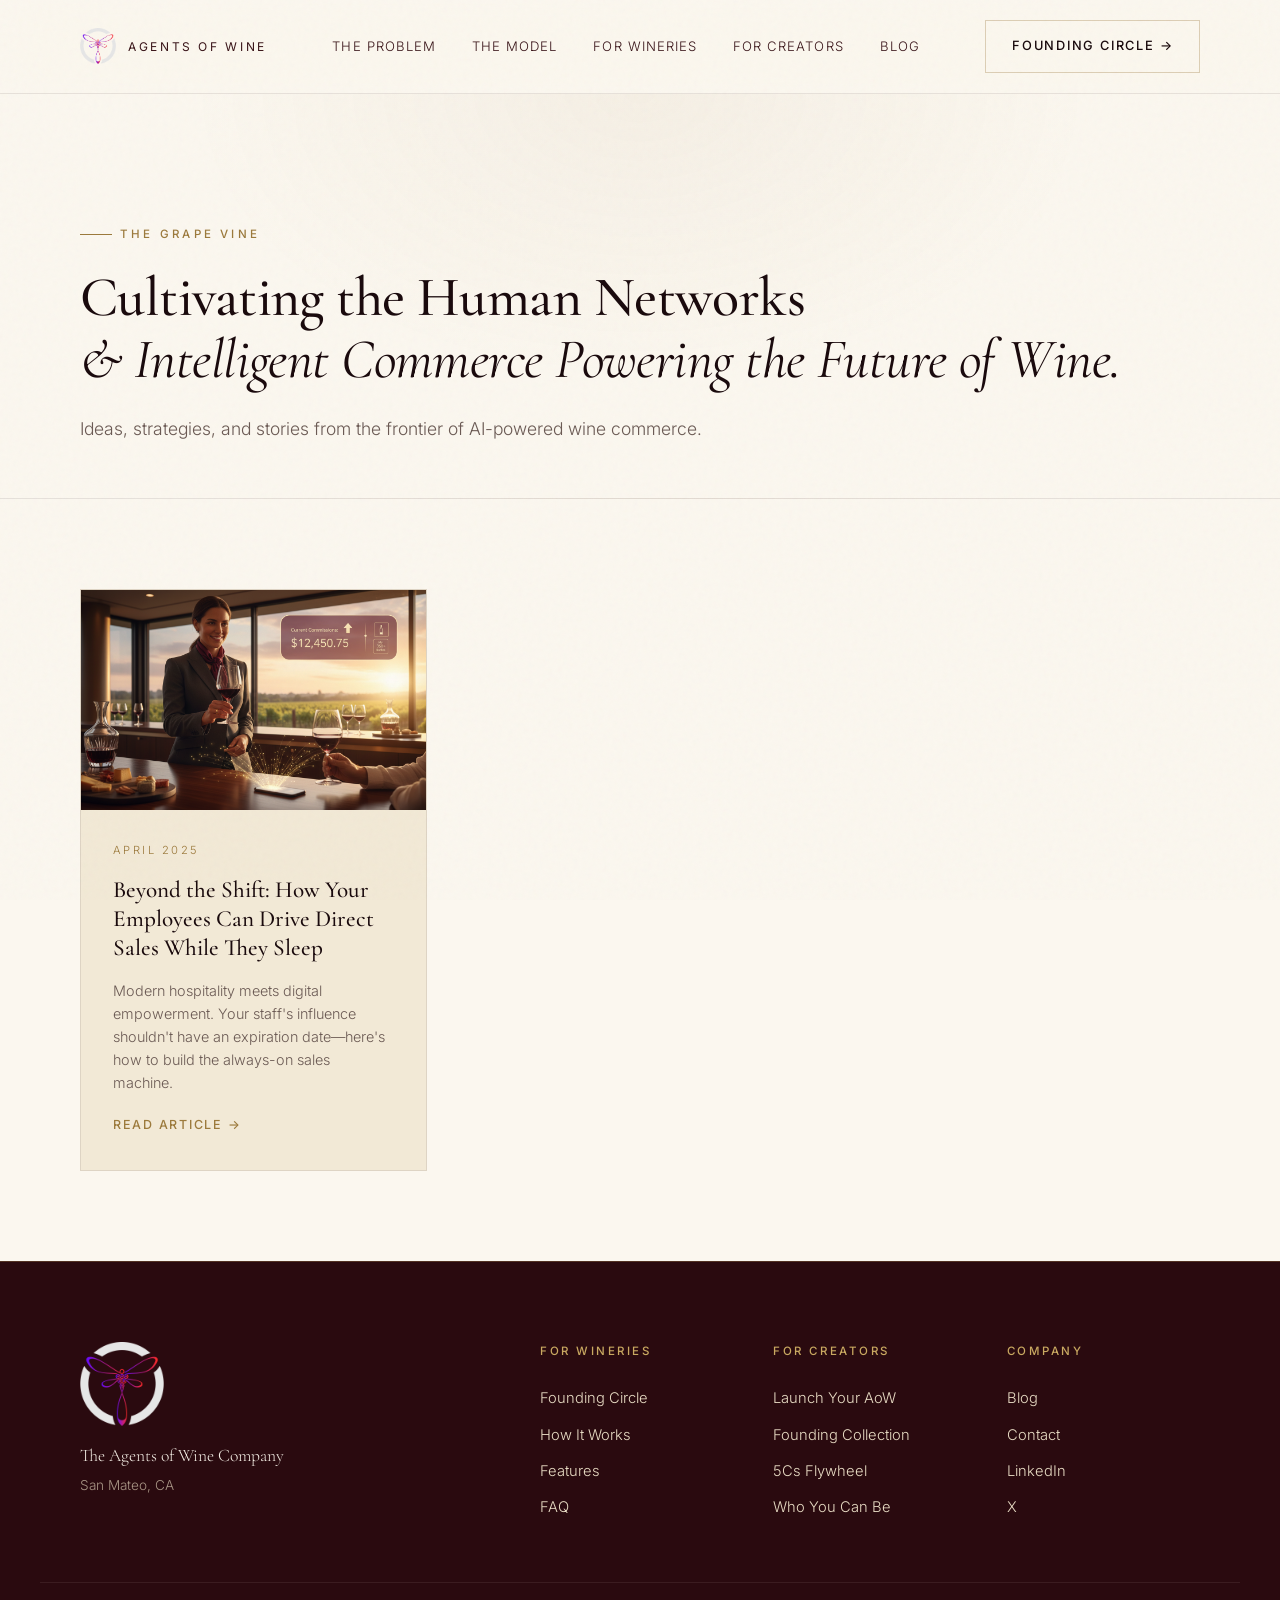
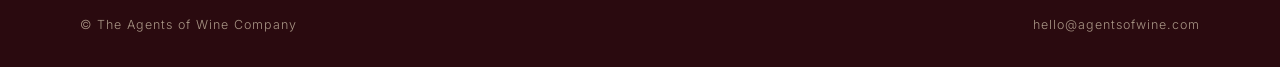
<file: blog.html>
<!DOCTYPE html>
<html lang="en">
<head>
  <meta charset="UTF-8" />
  <meta name="viewport" content="width=device-width, initial-scale=1.0" />
  <title>Blog — Agents of Wine</title>
  <meta name="description" content="Insights on the future of wine commerce, AI-powered advocacy, and the Coselling revolution." />

  <!-- Open Graph -->
  <meta property="og:site_name" content="Agents of Wine" />
  <meta property="og:title" content="Blog — Agents of Wine" />
  <meta property="og:description" content="Insights on the future of wine commerce, AI-powered advocacy, and the Coselling revolution." />
  <meta property="og:type" content="website" />
  <meta property="og:url" content="https://agentsofwine.com/blog.html" />
  <meta property="og:image" content="https://agentsofwine.com/AoW-Logo.png" />
  <meta property="og:image:type" content="image/png" />
  <meta property="og:image:width" content="840" />
  <meta property="og:image:height" content="840" />
  <meta property="og:image:alt" content="Agents of Wine logo" />

  <!-- Twitter -->
  <meta name="twitter:card" content="summary" />
  <meta name="twitter:title" content="Blog �� Agents of Wine" />
  <meta name="twitter:description" content="Insights on the future of wine commerce, AI-powered advocacy, and the Coselling revolution." />
  <meta name="twitter:image" content="https://agentsofwine.com/AoW-Logo.png" />

  <link rel="icon" type="image/png" href="/AoW-Logo.png" />
  <link rel="preconnect" href="https://fonts.googleapis.com" />
  <link rel="preconnect" href="https://fonts.gstatic.com" crossorigin />
  <link href="https://fonts.googleapis.com/css2?family=Cormorant+Garamond:ital,wght@0,400;0,500;0,600;0,700;1,400&family=Inter:wght@300;400;500;600&display=swap" rel="stylesheet" />
  <link rel="stylesheet" href="styles.css" />
</head>
<body>

<div class="grain" aria-hidden="true"></div>

<!-- HEADER -->
<header class="site-header">
  <div class="container header-inner">
    <a href="index.html" class="brand">
      <img src="AoW-Logo.png" alt="Agents of Wine" class="brand-logo" />
      <span class="brand-name">Agents of Wine</span>
    </a>
    <nav class="nav" aria-label="Primary">
      <a href="index.html#problem">The Problem</a>
      <a href="index.html#model">The Model</a>
      <a href="index.html#features">For Wineries</a>
      <a href="creators.html">For Creators</a>
      <a href="blog.html">Blog</a>
    </nav>
    <a href="index.html#founding" class="btn btn-ghost">Founding Circle &rarr;</a>
  </div>
</header>

<!-- BLOG INDEX HERO -->
<section class="blog-index-hero">
  <div class="container">
    <span class="label">The Grape Vine</span>
    <h1 class="section-title">
      Cultivating the Human Networks<br/>
      <em class="serif-italic">&amp; Intelligent Commerce Powering the Future of Wine.</em>
    </h1>
    <p class="section-lede">
      Ideas, strategies, and stories from the frontier of AI-powered wine commerce.
    </p>
  </div>
</section>

<!-- POST LIST -->
<section class="section blog-list-section">
  <div class="container">
    <div class="blog-grid">

      <a href="blog/beyond-the-shift.html" class="blog-card">
        <div class="blog-card-img" style="background-image:url('AoW%20-%20Tasting%20Room%20Staff%20-%2001.png')"></div>
        <div class="blog-card-body">
          <span class="blog-card-date">April 2025</span>
          <h2>Beyond the Shift: How Your Employees Can Drive Direct Sales While They Sleep</h2>
          <p>Modern hospitality meets digital empowerment. Your staff's influence shouldn't have an expiration date&mdash;here's how to build the always-on sales machine.</p>
          <span class="blog-card-link">Read Article &rarr;</span>
        </div>
      </a>

    </div>
  </div>
</section>

<!-- FOOTER -->
<footer class="site-footer">
  <div class="container footer-inner">
    <div class="footer-brand">
      <img src="AoW-Logo.png" alt="Agents of Wine" class="brand-logo lg" />
      <p class="footer-tag">The Agents of Wine Company</p>
      <p class="footer-meta">San Mateo, CA</p>
    </div>
    <div class="footer-cols">
      <div class="footer-col">
        <h4>For Wineries</h4>
        <a href="index.html#founding">Founding Circle</a>
        <a href="index.html#model">How It Works</a>
        <a href="index.html#features">Features</a>
        <a href="index.html#faq">FAQ</a>
      </div>
      <div class="footer-col">
        <h4>For Creators</h4>
        <a href="creators.html#what">Launch Your AoW</a>
        <a href="creators.html#genesis">Founding Collection</a>
        <a href="creators.html#flywheel">5Cs Flywheel</a>
        <a href="creators.html#personas">Who You Can Be</a>
      </div>
      <div class="footer-col">
        <h4>Company</h4>
        <a href="blog.html">Blog</a>
        <a href="mailto:hello@agentsofwine.com">Contact</a>
        <a href="https://www.linkedin.com/company/agents-of-wine">LinkedIn</a>
        <a href="https://x.com/AgentsOfWine">X</a>
      </div>
    </div>
  </div>
  <div class="container footer-bar">
    <span>&copy; The Agents of Wine Company</span>
    <span>hello@agentsofwine.com</span>
  </div>
</footer>

<script src="script.js"></script>
</body>
</html>
</file>
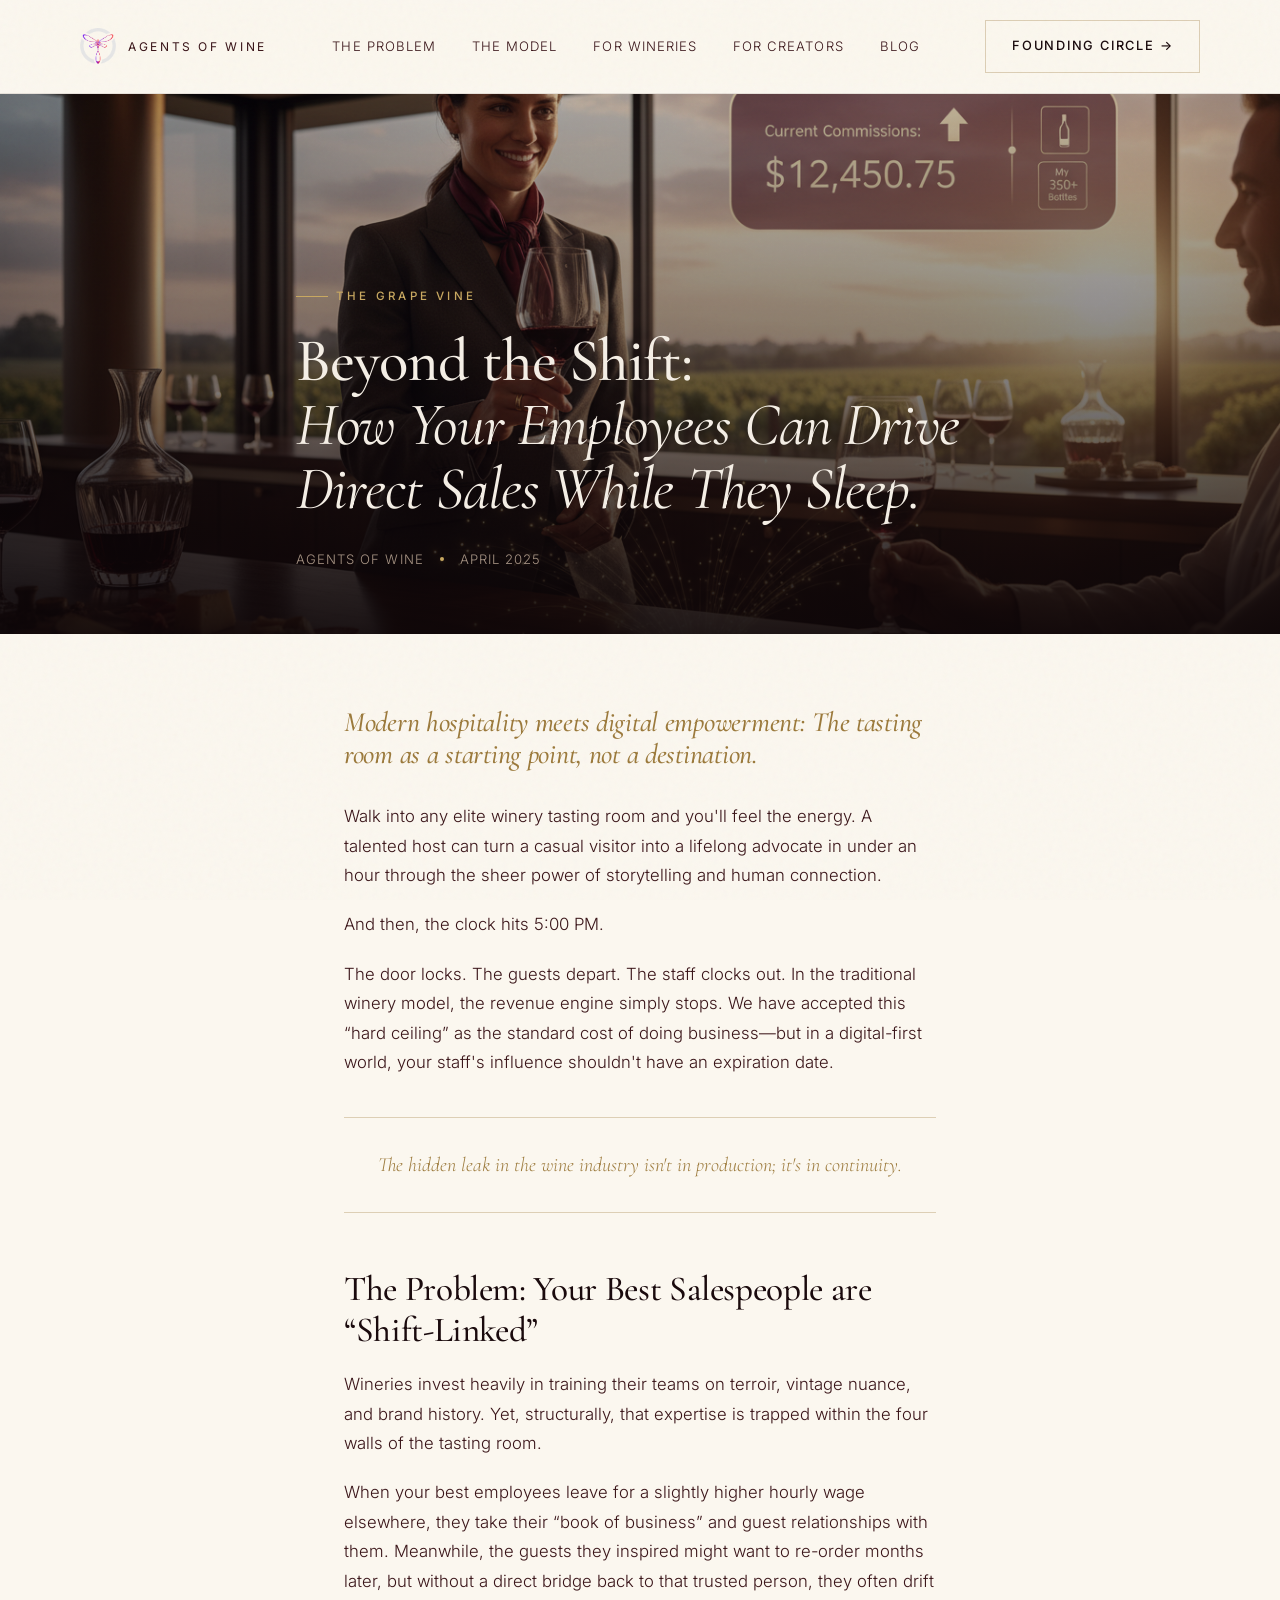
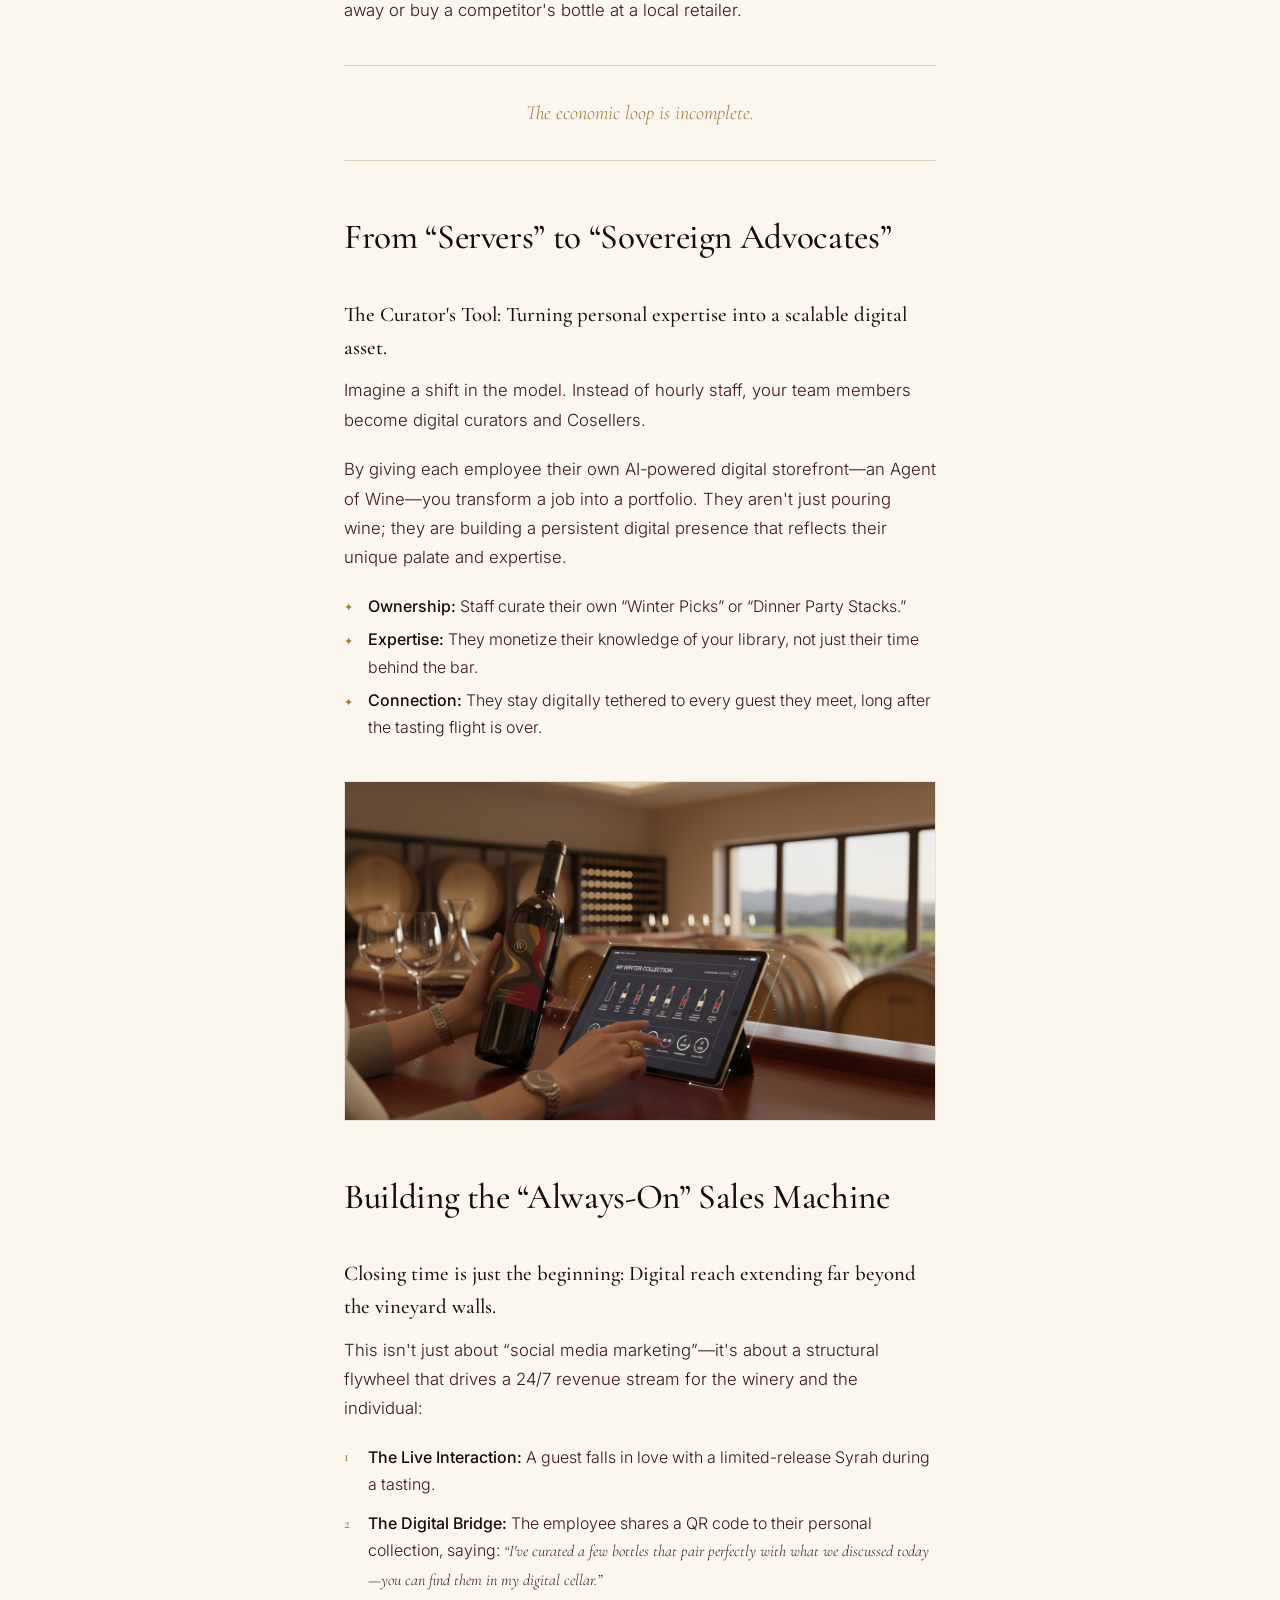
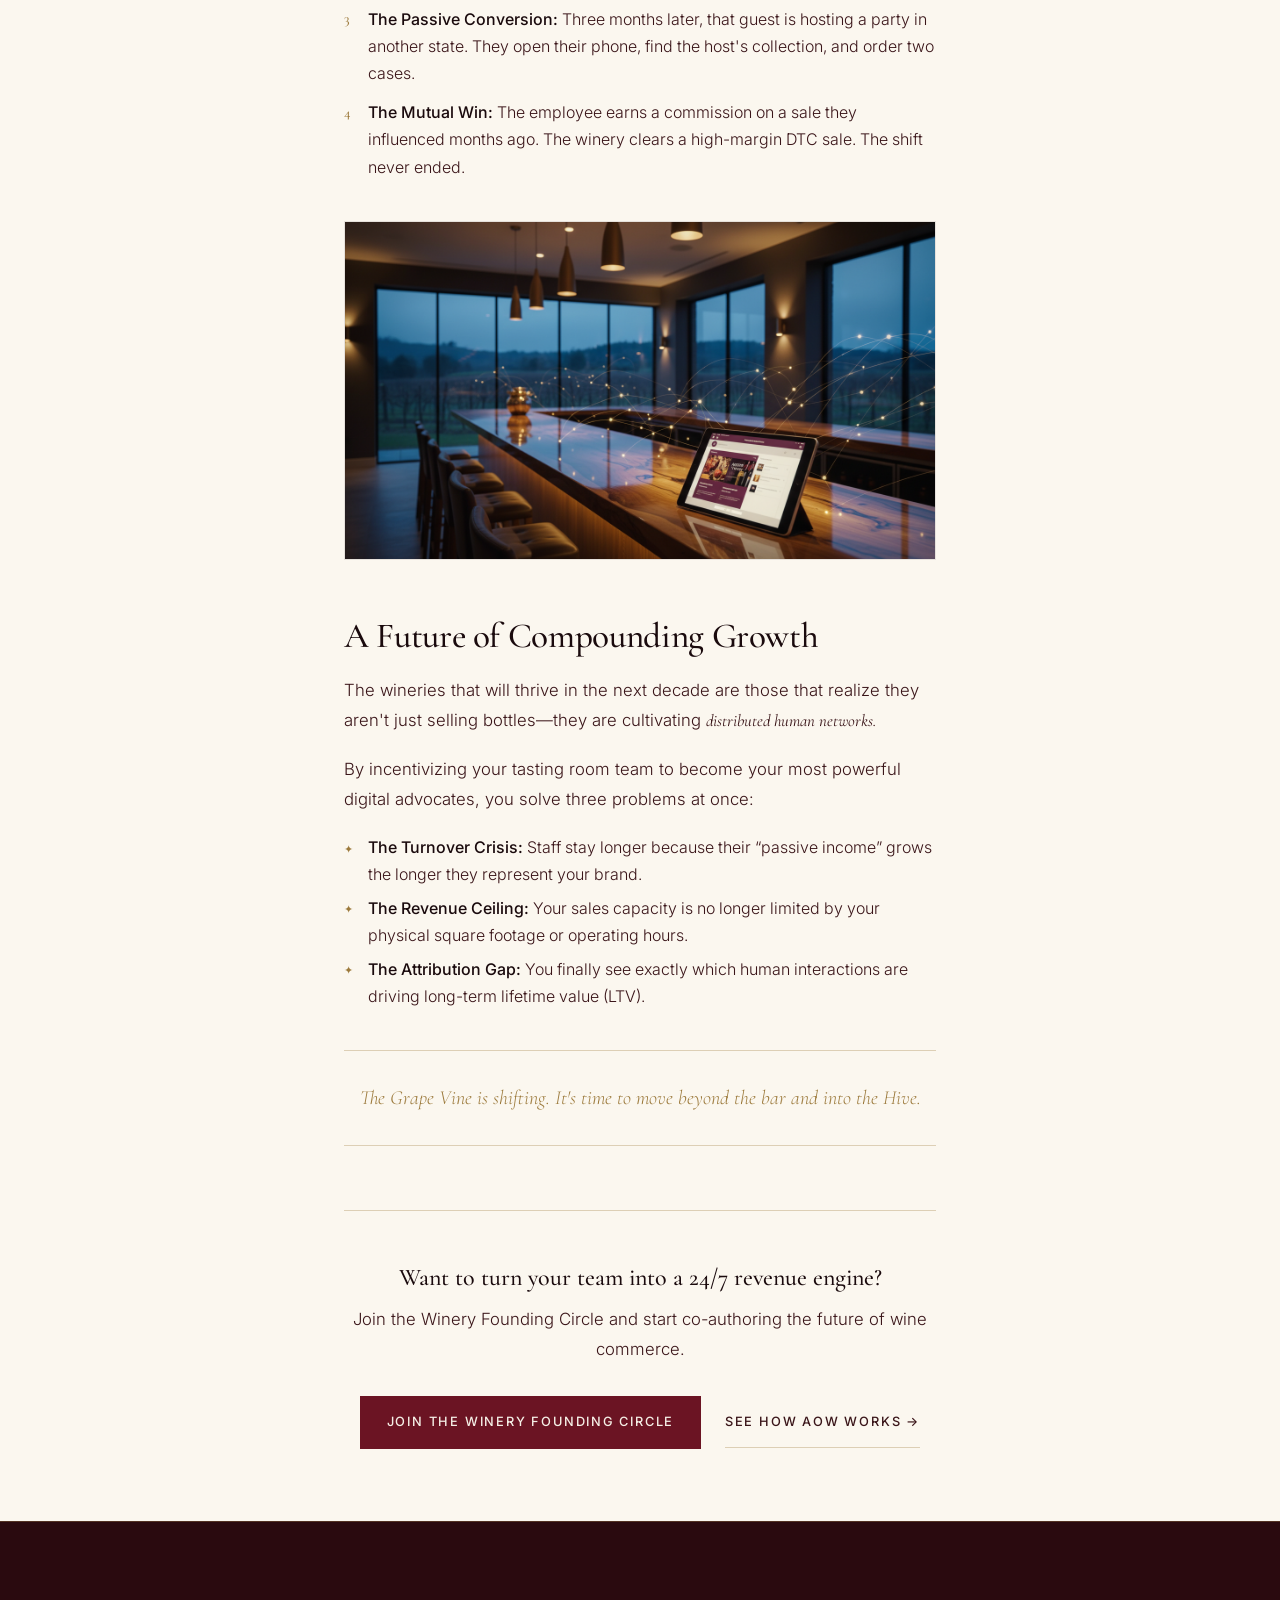
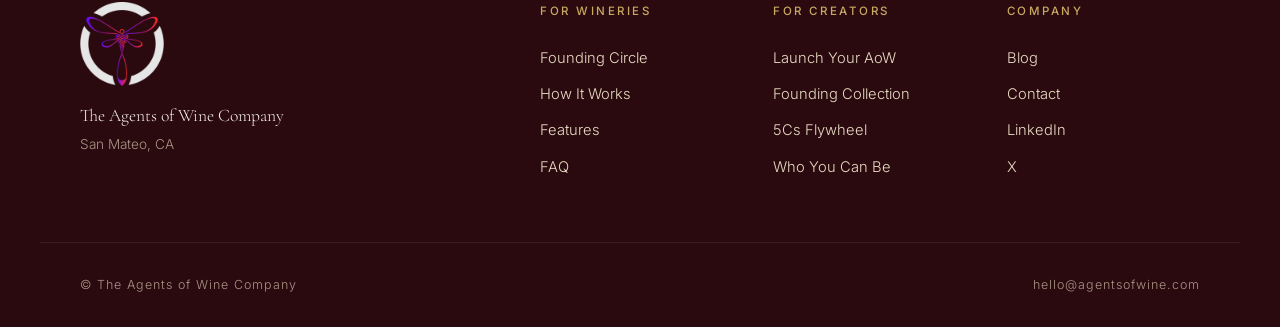
<file: blog/beyond-the-shift.html>
<!DOCTYPE html>
<html lang="en">
<head>
  <meta charset="UTF-8" />
  <meta name="viewport" content="width=device-width, initial-scale=1.0" />
  <title>Beyond the Shift: How Your Employees Can Drive Direct Sales While They Sleep — Agents of Wine</title>
  <meta name="description" content="Turn your tasting room team into a 24/7 sales engine. Learn how Coselling transforms winery employees into always-on brand partners." />

  <!-- Open Graph -->
  <meta property="og:site_name" content="Agents of Wine" />
  <meta property="og:title" content="Beyond the Shift: How Your Employees Can Drive Direct Sales While They Sleep" />
  <meta property="og:description" content="Turn your tasting room team into a 24/7 sales engine. Learn how Coselling transforms winery employees into always-on brand partners." />
  <meta property="og:type" content="article" />
  <meta property="og:url" content="https://agentsofwine.com/blog/beyond-the-shift.html" />
  <meta property="og:image" content="https://agentsofwine.com/AoW%20-%20Tasting%20Room%20Staff%20-%2001.png" />
  <meta property="og:image:type" content="image/png" />
  <meta property="og:image:width" content="840" />
  <meta property="og:image:height" content="840" />
  <meta property="og:image:alt" content="Agents of Wine logo" />

  <!-- Twitter -->
  <meta name="twitter:card" content="summary" />
  <meta name="twitter:title" content="Beyond the Shift: How Your Employees Can Drive Direct Sales While They Sleep" />
  <meta name="twitter:description" content="Turn your tasting room team into a 24/7 sales engine." />
  <meta name="twitter:image" content="https://agentsofwine.com/AoW%20-%20Tasting%20Room%20Staff%20-%2001.png" />

  <link rel="icon" type="image/png" href="/AoW-Logo.png" />
  <link rel="preconnect" href="https://fonts.googleapis.com" />
  <link rel="preconnect" href="https://fonts.gstatic.com" crossorigin />
  <link href="https://fonts.googleapis.com/css2?family=Cormorant+Garamond:ital,wght@0,400;0,500;0,600;0,700;1,400&family=Inter:wght@300;400;500;600&display=swap" rel="stylesheet" />
  <link rel="stylesheet" href="../styles.css" />
</head>
<body>

<div class="grain" aria-hidden="true"></div>

<!-- HEADER -->
<header class="site-header">
  <div class="container header-inner">
    <a href="../index.html" class="brand">
      <img src="../AoW-Logo.png" alt="Agents of Wine" class="brand-logo" />
      <span class="brand-name">Agents of Wine</span>
    </a>
    <nav class="nav" aria-label="Primary">
      <a href="../index.html#problem">The Problem</a>
      <a href="../index.html#model">The Model</a>
      <a href="../index.html#features">For Wineries</a>
      <a href="../creators.html">For Creators</a>
      <a href="../blog.html">Blog</a>
    </nav>
    <a href="../index.html#founding" class="btn btn-ghost">Founding Circle &rarr;</a>
  </div>
</header>

<!-- ARTICLE HERO -->
<section class="blog-hero">
  <div class="blog-hero-bg" aria-hidden="true">
    <img src="../AoW%20-%20Tasting%20Room%20Staff%20-%2001.png" alt="Tasting room host with commission dashboard" />
    <div class="blog-hero-veil"></div>
  </div>
  <div class="container blog-hero-inner">
    <span class="label">The Grape Vine</span>
    <h1 class="display">
      Beyond the Shift:<br/>
      <em class="serif-italic">How Your Employees Can Drive Direct Sales While They Sleep.</em>
    </h1>
    <div class="blog-meta">
      <span>Agents of Wine</span>
      <span class="dot"></span>
      <span>April 2025</span>
    </div>
  </div>
</section>

<!-- ARTICLE BODY -->
<article class="blog-article">
  <div class="container blog-container">

    <h2 class="blog-subtitle">Modern hospitality meets digital empowerment: The tasting room as a starting point, not a destination.</h2>

    <p>Walk into any elite winery tasting room and you'll feel the energy. A talented host can turn a casual visitor into a lifelong advocate in under an hour through the sheer power of storytelling and human connection.</p>

    <p>And then, the clock hits 5:00 PM.</p>

    <p>The door locks. The guests depart. The staff clocks out. In the traditional winery model, the revenue engine simply stops. We have accepted this &ldquo;hard ceiling&rdquo; as the standard cost of doing business&mdash;but in a digital-first world, your staff's influence shouldn't have an expiration date.</p>

    <p class="blog-pullquote">The hidden leak in the wine industry isn't in production; it's in continuity.</p>

    <!-- Section: The Problem -->
    <h2>The Problem: Your Best Salespeople are &ldquo;Shift-Linked&rdquo;</h2>

    <p>Wineries invest heavily in training their teams on terroir, vintage nuance, and brand history. Yet, structurally, that expertise is trapped within the four walls of the tasting room.</p>

    <p>When your best employees leave for a slightly higher hourly wage elsewhere, they take their &ldquo;book of business&rdquo; and guest relationships with them. Meanwhile, the guests they inspired might want to re-order months later, but without a direct bridge back to that trusted person, they often drift away or buy a competitor's bottle at a local retailer.</p>

    <p class="blog-pullquote">The economic loop is incomplete.</p>

    <!-- Section: From Servers to Sovereign Advocates -->
    <h2>From &ldquo;Servers&rdquo; to &ldquo;Sovereign Advocates&rdquo;</h2>

    <h3>The Curator's Tool: Turning personal expertise into a scalable digital asset.</h3>

    <p>Imagine a shift in the model. Instead of hourly staff, your team members become digital curators and Cosellers.</p>

    <p>By giving each employee their own AI-powered digital storefront&mdash;an Agent of Wine&mdash;you transform a job into a portfolio. They aren't just pouring wine; they are building a persistent digital presence that reflects their unique palate and expertise.</p>

    <ul>
      <li><strong>Ownership:</strong> Staff curate their own &ldquo;Winter Picks&rdquo; or &ldquo;Dinner Party Stacks.&rdquo;</li>
      <li><strong>Expertise:</strong> They monetize their knowledge of your library, not just their time behind the bar.</li>
      <li><strong>Connection:</strong> They stay digitally tethered to every guest they meet, long after the tasting flight is over.</li>
    </ul>

    <figure class="blog-figure">
      <img src="../AoW%20-%20Tasting%20Room%20Staff%20-%2002.png" alt="Staff curating a wine collection on a tablet in the barrel room" />
    </figure>

    <!-- Section: Building the Always-On Sales Machine -->
    <h2>Building the &ldquo;Always-On&rdquo; Sales Machine</h2>

    <h3>Closing time is just the beginning: Digital reach extending far beyond the vineyard walls.</h3>

    <p>This isn't just about &ldquo;social media marketing&rdquo;&mdash;it's about a structural flywheel that drives a 24/7 revenue stream for the winery and the individual:</p>

    <ol class="blog-numbered">
      <li><strong>The Live Interaction:</strong> A guest falls in love with a limited-release Syrah during a tasting.</li>
      <li><strong>The Digital Bridge:</strong> The employee shares a QR code to their personal collection, saying: <em>&ldquo;I've curated a few bottles that pair perfectly with what we discussed today&mdash;you can find them in my digital cellar.&rdquo;</em></li>
      <li><strong>The Passive Conversion:</strong> Three months later, that guest is hosting a party in another state. They open their phone, find the host's collection, and order two cases.</li>
      <li><strong>The Mutual Win:</strong> The employee earns a commission on a sale they influenced months ago. The winery clears a high-margin DTC sale. The shift never ended.</li>
    </ol>

    <figure class="blog-figure">
      <img src="../AoW%20-%20Tasting%20Room%20Staff%20-%2003.png" alt="Modern tasting room with connected digital network" />
    </figure>

    <!-- Section: Compounding Growth -->
    <h2>A Future of Compounding Growth</h2>

    <p>The wineries that will thrive in the next decade are those that realize they aren't just selling bottles&mdash;they are cultivating <em class="serif-italic">distributed human networks.</em></p>

    <p>By incentivizing your tasting room team to become your most powerful digital advocates, you solve three problems at once:</p>

    <ul>
      <li><strong>The Turnover Crisis:</strong> Staff stay longer because their &ldquo;passive income&rdquo; grows the longer they represent your brand.</li>
      <li><strong>The Revenue Ceiling:</strong> Your sales capacity is no longer limited by your physical square footage or operating hours.</li>
      <li><strong>The Attribution Gap:</strong> You finally see exactly which human interactions are driving long-term lifetime value (LTV).</li>
    </ul>

    <p class="blog-pullquote">The Grape Vine is shifting. It's time to move beyond the bar and into the Hive.</p>

    <!-- CTA -->
    <div class="blog-cta">
      <h3>Want to turn your team into a 24/7 revenue engine?</h3>
      <p>Join the Winery Founding Circle and start co-authoring the future of wine commerce.</p>
      <div class="cta-row">
        <a href="../index.html#founding" class="btn btn-primary">Join the Winery Founding Circle</a>
        <a href="../index.html#model" class="btn btn-link">See How AoW Works &rarr;</a>
      </div>
    </div>

  </div>
</article>

<!-- FOOTER -->
<footer class="site-footer">
  <div class="container footer-inner">
    <div class="footer-brand">
      <img src="../AoW-Logo.png" alt="Agents of Wine" class="brand-logo lg" />
      <p class="footer-tag">The Agents of Wine Company</p>
      <p class="footer-meta">San Mateo, CA</p>
    </div>
    <div class="footer-cols">
      <div class="footer-col">
        <h4>For Wineries</h4>
        <a href="../index.html#founding">Founding Circle</a>
        <a href="../index.html#model">How It Works</a>
        <a href="../index.html#features">Features</a>
        <a href="../index.html#faq">FAQ</a>
      </div>
      <div class="footer-col">
        <h4>For Creators</h4>
        <a href="../creators.html#what">Launch Your AoW</a>
        <a href="../creators.html#genesis">Founding Collection</a>
        <a href="../creators.html#flywheel">5Cs Flywheel</a>
        <a href="../creators.html#personas">Who You Can Be</a>
      </div>
      <div class="footer-col">
        <h4>Company</h4>
        <a href="../blog.html">Blog</a>
        <a href="mailto:hello@agentsofwine.com">Contact</a>
        <a href="https://www.linkedin.com/company/agents-of-wine">LinkedIn</a>
        <a href="https://x.com/AgentsOfWine">X</a>
      </div>
    </div>
  </div>
  <div class="container footer-bar">
    <span>&copy; The Agents of Wine Company</span>
    <span>hello@agentsofwine.com</span>
  </div>
</footer>

<script src="../script.js"></script>
</body>
</html>
</file>
<file: styles.css>
/* ============================================================
   Agents of Wine — Editorial Luxury (Ivory + Wine + Gold)
   ============================================================ */

:root {
  /* Surfaces — warm ivory palette (primary) */
  --ink:        #FBF7EF;     /* page body: ivory */
  --oxblood:    #F2E9D6;     /* card surface: warm cream */
  --burgundy:   #E8DCC4;     /* alt surface: deeper cream */
  --wine:       #6B1423;     /* wine accent (unchanged) */

  /* Text on light surfaces */
  --cream:      #1A0A0D;     /* primary text: deep wine-black */
  --parchment:  #3A1519;     /* secondary text: burgundy ink */
  --muted:      #6B5A54;     /* muted body: warm taupe */

  /* Gold — deeper for readability on light */
  --gold:       #9C7A3C;     /* champagne on light */
  --gold-bright:#B8956A;

  /* Rules */
  --rule:       rgba(156, 122, 60, 0.32);
  --rule-soft:  rgba(26, 10, 13, 0.09);

  /* Dark tokens — for hero, final CTA, footer */
  --d-ink:      #0D0608;
  --d-oxblood:  #2A0A0F;
  --d-burgundy: #4A1018;
  --d-cream:    #F5EFE6;
  --d-parchment:#E8DCC4;
  --d-muted:    #A89585;
  --d-gold:     #C9A961;

  /* Type */
  --serif: "Cormorant Garamond", "Playfair Display", Georgia, serif;
  --sans:  "Inter", -apple-system, BlinkMacSystemFont, "Helvetica Neue", sans-serif;

  /* Layout */
  --maxw: 1200px;
  --pad:  clamp(1.25rem, 4vw, 2.5rem);
}

/* Reset */
*, *::before, *::after { box-sizing: border-box; margin: 0; padding: 0; }
html { -webkit-font-smoothing: antialiased; -moz-osx-font-smoothing: grayscale; scroll-behavior: smooth; }
body {
  font-family: var(--sans);
  font-weight: 300;
  line-height: 1.6;
  color: var(--cream);
  background: var(--ink);
  overflow-x: hidden;
}
img { max-width: 100%; display: block; }
a { color: inherit; text-decoration: none; }
ol, ul { list-style: none; }
em.serif-italic, .serif-italic { font-family: var(--serif); font-style: italic; font-weight: 400; }

/* Grain */
.grain {
  position: fixed; inset: 0;
  pointer-events: none;
  z-index: 999;
  opacity: 0.035;
  mix-blend-mode: multiply;
  background-image: url("data:image/svg+xml,%3Csvg viewBox='0 0 200 200' xmlns='http://www.w3.org/2000/svg'%3E%3Cfilter id='n'%3E%3CfeTurbulence type='fractalNoise' baseFrequency='0.9' numOctaves='3' /%3E%3C/filter%3E%3Crect width='100%25' height='100%25' filter='url(%23n)' /%3E%3C/svg%3E");
}

/* Layout primitives */
.container {
  width: 100%;
  max-width: var(--maxw);
  margin: 0 auto;
  padding: 0 var(--pad);
}

.section { padding: clamp(4rem, 10vh, 8rem) 0; position: relative; }

/* ============================================================
   Header — light glass
   ============================================================ */
.site-header {
  position: sticky; top: 0; z-index: 100;
  padding: 1.25rem 0;
  background: rgba(251, 247, 239, 0.82);
  backdrop-filter: blur(20px) saturate(180%);
  -webkit-backdrop-filter: blur(20px) saturate(180%);
  border-bottom: 1px solid var(--rule-soft);
}
.header-inner {
  display: flex;
  align-items: center;
  justify-content: space-between;
  gap: 2rem;
}
.brand { display: flex; align-items: center; gap: 0.75rem; }
.brand-mark {
  font-family: var(--serif);
  font-size: 1.75rem;
  font-weight: 500;
  letter-spacing: 0.02em;
  color: var(--cream);
  line-height: 1;
}
.brand-mark.lg { font-size: 3rem; }
.brand-logo { width: 36px; height: 36px; display: block; }
.brand-logo.lg { width: 84px; height: 84px; }
.hero-seal { width: 56px; height: 56px; display: block; margin: 0 auto 1.25rem; opacity: 0.9; }
.brand-name {
  font-size: 0.75rem;
  letter-spacing: 0.22em;
  text-transform: uppercase;
  color: var(--parchment);
  font-weight: 400;
}
.nav {
  display: flex;
  gap: 2.25rem;
  font-size: 0.82rem;
  letter-spacing: 0.08em;
  text-transform: uppercase;
  color: var(--parchment);
}
.nav a { transition: color .2s; }
.nav a:hover { color: var(--gold); }
@media (max-width: 860px) { .nav { display: none; } }

/* ============================================================
   Buttons
   ============================================================ */
.btn {
  display: inline-flex;
  align-items: center;
  gap: 0.5rem;
  padding: 0.95rem 1.6rem;
  font-family: var(--sans);
  font-size: 0.8rem;
  font-weight: 500;
  letter-spacing: 0.14em;
  text-transform: uppercase;
  border: 1px solid transparent;
  cursor: pointer;
  transition: all .25s ease;
  white-space: nowrap;
}
.btn-primary {
  background: var(--wine);
  color: var(--d-cream);
  border-color: var(--wine);
}
.btn-primary:hover {
  background: #8A1A2D;
  border-color: #8A1A2D;
  transform: translateY(-1px);
}
.btn-lg { padding: 1.15rem 2.2rem; font-size: 0.85rem; }
.btn-ghost {
  background: transparent;
  color: var(--cream);
  border-color: var(--rule);
}
.btn-ghost:hover { border-color: var(--gold); color: var(--gold); }
.btn-link {
  padding: 0.95rem 0;
  background: transparent;
  color: var(--parchment);
  border: none;
  border-bottom: 1px solid var(--rule);
  border-radius: 0;
}
.btn-link:hover { color: var(--gold); border-color: var(--gold); }

.cta-row {
  display: flex;
  gap: 1.5rem;
  align-items: center;
  flex-wrap: wrap;
  margin-top: 2rem;
}

/* ============================================================
   Typography primitives
   ============================================================ */
.display {
  font-family: var(--serif);
  font-weight: 500;
  font-size: clamp(2.5rem, 6.5vw, 5.5rem);
  line-height: 1.05;
  letter-spacing: -0.015em;
  color: var(--cream);
}
.section-title {
  font-family: var(--serif);
  font-weight: 500;
  font-size: clamp(2rem, 4.5vw, 3.5rem);
  line-height: 1.1;
  letter-spacing: -0.01em;
  color: var(--cream);
  margin-bottom: 1.5rem;
}
.eyebrow, .label {
  display: inline-block;
  font-size: 0.72rem;
  letter-spacing: 0.28em;
  text-transform: uppercase;
  color: var(--gold);
  font-weight: 500;
  margin-bottom: 1.5rem;
  position: relative;
  padding-left: 2.5rem;
}
.eyebrow::before, .label::before {
  content: "";
  position: absolute;
  left: 0; top: 50%;
  width: 2rem; height: 1px;
  background: var(--gold);
}
.label.gold { color: var(--gold); }
.lede {
  font-size: clamp(1rem, 1.4vw, 1.15rem);
  line-height: 1.65;
  color: var(--parchment);
  max-width: 38rem;
  font-weight: 300;
}
.section-lede { font-size: 1.1rem; line-height: 1.7; color: var(--muted); max-width: 42rem; }

.section-head { margin-bottom: 4rem; max-width: 52rem; }
.section-head.center { margin-left: auto; margin-right: auto; text-align: center; }
.section-head.center .lede,
.section-head.center .section-lede { margin-left: auto; margin-right: auto; }
.section-head.center .label { padding-left: 0; }
.section-head.center .label::before { display: none; }

/* ============================================================
   Hero — stays dramatic (dark image + veil)
   ============================================================ */
.hero {
  position: relative;
  min-height: 92vh;
  display: flex;
  align-items: center;
  padding: 7rem 0 6rem;
  overflow: hidden;
}
.hero-bg { position: absolute; inset: 0; z-index: 0; }
.hero-bg img { width: 100%; height: 100%; object-fit: cover; filter: saturate(0.85) contrast(1.05); }
.hero-veil {
  position: absolute; inset: 0;
  background:
    radial-gradient(ellipse at 20% 50%, rgba(107, 20, 35, 0.55) 0%, transparent 60%),
    linear-gradient(180deg, rgba(13, 6, 8, 0.85) 0%, rgba(13, 6, 8, 0.75) 40%, rgba(13, 6, 8, 0.95) 100%);
}
.hero-inner { position: relative; z-index: 1; max-width: 60rem; }
/* Light text overrides for hero (sits on dark backdrop) */
.hero .display { color: var(--d-cream); }
.hero .lede { color: var(--d-parchment); margin-top: 2rem; font-size: 1.2rem; max-width: 34rem; }
.hero .eyebrow { color: var(--d-gold); }
.hero .eyebrow::before { background: var(--d-gold); }
.hero-meta {
  margin-top: 3.5rem;
  display: flex;
  align-items: center;
  gap: 1.25rem;
  font-size: 0.72rem;
  letter-spacing: 0.18em;
  text-transform: uppercase;
  color: var(--d-muted);
  flex-wrap: wrap;
}
.hero-meta .dot { width: 3px; height: 3px; background: var(--d-gold); border-radius: 50%; }
/* Hero button overrides — primary stays wine */
.hero .btn-ghost { color: var(--d-cream); border-color: rgba(201, 169, 97, 0.35); }
.hero .btn-ghost:hover { color: var(--d-gold); border-color: var(--d-gold); }
.hero .btn-link { color: var(--d-parchment); border-bottom-color: rgba(201, 169, 97, 0.3); }
.hero .btn-link:hover { color: var(--d-gold); border-bottom-color: var(--d-gold); }

/* ============================================================
   Problem
   ============================================================ */
.problem { background: var(--oxblood); border-top: 1px solid var(--rule-soft); }
.problem-grid {
  display: grid;
  grid-template-columns: repeat(2, 1fr);
  gap: 1px;
  background: var(--rule-soft);
  border: 1px solid var(--rule-soft);
}
.problem-card {
  background: var(--oxblood);
  padding: 3rem 2.5rem;
  transition: background .3s;
}
.problem-card:hover { background: var(--burgundy); }
.problem-card .num {
  font-family: var(--serif);
  font-style: italic;
  font-size: 1.1rem;
  color: var(--gold);
  display: block;
  margin-bottom: 1.25rem;
}
.problem-card h3 {
  font-family: var(--serif);
  font-size: 1.6rem;
  font-weight: 500;
  line-height: 1.25;
  color: var(--cream);
  margin-bottom: 1rem;
}
.problem-card p { color: var(--muted); font-size: 0.95rem; line-height: 1.7; }
@media (max-width: 720px) { .problem-grid { grid-template-columns: 1fr; } }

/* ============================================================
   Model / Steps
   ============================================================ */
.model { background: var(--ink); }
.steps {
  display: grid;
  grid-template-columns: repeat(2, 1fr);
  gap: 3rem 4rem;
  max-width: 64rem;
  margin: 0 auto;
}
.step { display: flex; gap: 1.75rem; align-items: flex-start; }
.step-num {
  font-family: var(--serif);
  font-size: 2.75rem;
  color: var(--gold);
  line-height: 1;
  min-width: 3rem;
  border-right: 1px solid var(--rule);
  padding-right: 1.25rem;
  font-style: italic;
}
.step h3 {
  font-family: var(--serif);
  font-size: 1.5rem;
  font-weight: 500;
  color: var(--cream);
  margin-bottom: 0.75rem;
}
.step p { color: var(--muted); font-size: 0.95rem; line-height: 1.7; }
@media (max-width: 820px) { .steps { grid-template-columns: 1fr; gap: 2.5rem; } }

.trust-bar {
  margin-top: 5rem;
  padding: 1.5rem 2rem;
  border-top: 1px solid var(--rule);
  border-bottom: 1px solid var(--rule);
  display: flex;
  justify-content: center;
  align-items: center;
  gap: 2rem;
  font-size: 0.72rem;
  letter-spacing: 0.24em;
  text-transform: uppercase;
  color: var(--parchment);
  flex-wrap: wrap;
}
.trust-bar .sep { color: var(--gold); }

/* ============================================================
   Features
   ============================================================ */
.features { background: var(--oxblood); }
.features-grid {
  display: grid;
  grid-template-columns: repeat(3, 1fr);
  gap: 1px;
  background: var(--rule-soft);
  border: 1px solid var(--rule-soft);
}
.feature {
  background: var(--oxblood);
  padding: 2.75rem 2.25rem;
  transition: background .3s;
  position: relative;
}
.feature:hover { background: var(--burgundy); }
.feature-tag {
  display: inline-block;
  font-size: 0.65rem;
  letter-spacing: 0.22em;
  text-transform: uppercase;
  color: var(--gold);
  border: 1px solid var(--rule);
  padding: 0.3rem 0.75rem;
  margin-bottom: 1.5rem;
}
.feature h3 {
  font-family: var(--serif);
  font-size: 1.55rem;
  font-weight: 500;
  color: var(--cream);
  margin-bottom: 0.9rem;
  line-height: 1.25;
}
.feature p { color: var(--muted); font-size: 0.9rem; line-height: 1.7; }
@media (max-width: 960px) { .features-grid { grid-template-columns: repeat(2, 1fr); } }
@media (max-width: 640px) { .features-grid { grid-template-columns: 1fr; } }

/* ============================================================
   Collections
   ============================================================ */
.collections { background: var(--ink); }
.collections-grid {
  display: grid;
  grid-template-columns: repeat(3, 1fr);
  gap: 2rem;
}
.collection { transition: transform .4s ease; }
.collection:hover { transform: translateY(-6px); }
.collection-img {
  width: 100%;
  aspect-ratio: 4 / 5;
  background-size: cover;
  background-position: center;
  margin-bottom: 1.25rem;
  filter: saturate(0.9) contrast(1.05);
  position: relative;
}
.collection-img::after {
  content: "";
  position: absolute; inset: 0;
  background: linear-gradient(180deg, transparent 60%, rgba(26, 10, 13, 0.35) 100%);
}
.collection h3 {
  font-family: var(--serif);
  font-size: 1.4rem;
  font-weight: 500;
  color: var(--cream);
  margin-bottom: 0.5rem;
}
.collection p { color: var(--muted); font-size: 0.9rem; line-height: 1.6; }
@media (max-width: 960px) { .collections-grid { grid-template-columns: repeat(2, 1fr); } }
@media (max-width: 640px) { .collections-grid { grid-template-columns: 1fr; } }

/* ============================================================
   Founding Circle — warm cream gradient with wine accent
   ============================================================ */
.founding {
  background: linear-gradient(135deg, var(--burgundy) 0%, var(--oxblood) 60%, var(--ink) 100%);
  border-top: 1px solid var(--rule);
  border-bottom: 1px solid var(--rule);
  position: relative;
}
.founding::before {
  content: "";
  position: absolute;
  top: 0; right: 0; width: 40%; height: 100%;
  background: radial-gradient(ellipse at top right, rgba(107, 20, 35, 0.08), transparent 60%);
  pointer-events: none;
}
.founding-inner {
  display: grid;
  grid-template-columns: 1.15fr 1fr;
  gap: 5rem;
  align-items: center;
  position: relative;
}
.founding-list {
  display: flex;
  flex-direction: column;
  gap: 1rem;
}
.founding-list li {
  display: flex;
  align-items: flex-start;
  gap: 1rem;
  padding: 1.1rem 1.25rem;
  border-left: 1px solid var(--rule);
  background: rgba(251, 247, 239, 0.5);
  color: var(--parchment);
  font-size: 0.95rem;
  line-height: 1.5;
  transition: all .2s;
}
.founding-list li:hover { border-left-color: var(--wine); background: rgba(251, 247, 239, 0.85); }
.founding-list li span { color: var(--gold); flex-shrink: 0; font-size: 0.9rem; }
@media (max-width: 900px) { .founding-inner { grid-template-columns: 1fr; gap: 3rem; } }

/* ============================================================
   FAQ
   ============================================================ */
.faq { background: var(--ink); }
.faq-list { max-width: 56rem; }
.faq-item {
  border-bottom: 1px solid var(--rule);
  padding: 0.25rem 0;
}
.faq-item:first-child { border-top: 1px solid var(--rule); }
.faq-item summary {
  cursor: pointer;
  padding: 1.75rem 0;
  display: flex;
  justify-content: space-between;
  align-items: center;
  gap: 2rem;
  font-family: var(--serif);
  font-size: clamp(1.1rem, 1.8vw, 1.4rem);
  font-weight: 500;
  color: var(--cream);
  list-style: none;
  transition: color .2s;
}
.faq-item summary::-webkit-details-marker { display: none; }
.faq-item summary:hover { color: var(--wine); }
.faq-item .chev {
  font-family: var(--sans);
  font-size: 1.5rem;
  font-weight: 300;
  color: var(--gold);
  transition: transform .3s ease;
  line-height: 1;
}
.faq-item[open] .chev { transform: rotate(45deg); }
.faq-item p {
  padding: 0 0 1.75rem;
  color: var(--muted);
  font-size: 1rem;
  line-height: 1.7;
  max-width: 48rem;
}

/* ============================================================
   Final CTA — stays dramatic (dark image + veil)
   ============================================================ */
.final-cta {
  position: relative;
  padding: 9rem 0;
  overflow: hidden;
  text-align: center;
}
.final-bg { position: absolute; inset: 0; z-index: 0; }
.final-bg img { width: 100%; height: 100%; object-fit: cover; filter: saturate(0.7); }
.final-veil {
  position: absolute; inset: 0;
  background:
    radial-gradient(ellipse at center, rgba(107, 20, 35, 0.4) 0%, transparent 70%),
    linear-gradient(180deg, rgba(13, 6, 8, 0.9) 0%, rgba(13, 6, 8, 0.8) 100%);
}
.final-inner { position: relative; z-index: 1; max-width: 48rem; margin: 0 auto; }
.final-cta .eyebrow { padding-left: 0; color: var(--d-gold); }
.final-cta .eyebrow::before { display: none; }
.final-cta .display { color: var(--d-cream); margin-bottom: 2rem; }
.final-cta .lede { color: var(--d-parchment); margin: 0 auto 2.5rem; text-align: center; }
.final-cta .btn { margin: 0 auto; }

/* ============================================================
   Footer — dark bookend
   ============================================================ */
.site-footer {
  background: var(--d-oxblood);
  border-top: 1px solid rgba(201, 169, 97, 0.25);
  padding: 5rem 0 2rem;
  color: var(--d-parchment);
}
.site-footer .brand-mark { color: var(--d-cream); }
.footer-inner {
  display: grid;
  grid-template-columns: 1.2fr 2fr;
  gap: 4rem;
  padding-bottom: 3.5rem;
}
.footer-tag {
  font-family: var(--serif);
  font-size: 1.1rem;
  color: var(--d-cream);
  margin-top: 1rem;
}
.footer-meta { color: var(--d-muted); font-size: 0.85rem; margin-top: 0.25rem; }
.footer-cols {
  display: grid;
  grid-template-columns: repeat(3, 1fr);
  gap: 2.5rem;
}
.footer-col h4 {
  font-size: 0.72rem;
  letter-spacing: 0.22em;
  text-transform: uppercase;
  color: var(--d-gold);
  font-weight: 500;
  margin-bottom: 1.25rem;
}
.footer-col a {
  display: block;
  font-size: 0.92rem;
  color: var(--d-parchment);
  padding: 0.4rem 0;
  transition: color .2s;
}
.footer-col a:hover { color: var(--d-gold); }
.footer-soon {
  display: flex;
  align-items: center;
  gap: 0.75rem;
  font-size: 0.92rem;
  color: var(--d-muted);
  padding: 0.4rem 0;
  cursor: default;
}
.footer-soon em {
  font-family: var(--serif);
  font-style: italic;
  font-size: 0.7rem;
  letter-spacing: 0.12em;
  text-transform: uppercase;
  color: var(--d-gold);
  border: 1px solid rgba(201, 169, 97, 0.22);
  padding: 0.1rem 0.5rem;
}
.footer-bar {
  padding-top: 2rem;
  border-top: 1px solid rgba(245, 239, 230, 0.08);
  display: flex;
  justify-content: space-between;
  font-size: 0.78rem;
  color: var(--d-muted);
  letter-spacing: 0.08em;
  flex-wrap: wrap;
  gap: 1rem;
}
@media (max-width: 820px) {
  .footer-inner { grid-template-columns: 1fr; gap: 2.5rem; }
  .footer-cols { grid-template-columns: 1fr 1fr; }
}

/* ============================================================
   Creators Page — Earnings
   ============================================================ */
.earnings { background: var(--oxblood); border-top: 1px solid var(--rule-soft); }
.earnings-grid {
  display: grid;
  grid-template-columns: 1.1fr 1fr;
  gap: 5rem;
  align-items: center;
}
.big-stat {
  display: flex;
  align-items: baseline;
  gap: 1rem;
  margin: 1.5rem 0 2rem;
}
.big-stat .amount {
  font-family: var(--serif);
  font-size: clamp(4rem, 10vw, 7.5rem);
  font-weight: 500;
  line-height: 1;
  color: var(--wine);
  letter-spacing: -0.02em;
}
.big-stat .per {
  font-size: 0.8rem;
  letter-spacing: 0.22em;
  text-transform: uppercase;
  color: var(--parchment);
}
.hashtag {
  font-family: var(--serif);
  font-style: italic;
  font-size: 1rem;
  color: var(--gold);
  margin-top: 1.5rem;
  letter-spacing: 0.05em;
}
.sub-title {
  font-family: var(--serif);
  font-size: 1.75rem;
  font-weight: 500;
  color: var(--cream);
  margin-bottom: 1.75rem;
  padding-bottom: 1rem;
  border-bottom: 1px solid var(--rule);
}
.reason-list { display: flex; flex-direction: column; gap: 1.75rem; }
.reason-list li { display: flex; gap: 1.25rem; align-items: flex-start; }
.reason-num {
  font-family: var(--serif);
  font-style: italic;
  color: var(--gold);
  font-size: 0.95rem;
  padding-top: 0.2rem;
  min-width: 1.5rem;
}
.reason-list strong {
  font-family: var(--serif);
  font-size: 1.2rem;
  font-weight: 500;
  color: var(--cream);
  display: block;
  margin-bottom: 0.3rem;
}
.reason-list p { color: var(--muted); font-size: 0.92rem; line-height: 1.6; }
@media (max-width: 900px) { .earnings-grid { grid-template-columns: 1fr; gap: 3rem; } }

/* ============================================================
   5Cs Flywheel
   ============================================================ */
.flywheel { background: var(--ink); }
.flywheel-grid {
  display: grid;
  grid-template-columns: repeat(5, 1fr);
  gap: 1.5rem;
}
.c-card {
  padding: 2.25rem 1.5rem;
  border: 1px solid var(--rule-soft);
  background: var(--oxblood);
  transition: all .3s;
  position: relative;
}
.c-card:hover { border-color: var(--gold); transform: translateY(-4px); }
.c-letter {
  font-family: var(--serif);
  font-size: 3.5rem;
  line-height: 1;
  color: var(--gold);
  display: block;
  margin-bottom: 1rem;
  font-weight: 500;
}
.c-card h3 {
  font-family: var(--serif);
  font-size: 1.3rem;
  font-weight: 500;
  color: var(--cream);
  margin-bottom: 0.75rem;
}
.c-card p { color: var(--muted); font-size: 0.88rem; line-height: 1.6; }
@media (max-width: 1060px) { .flywheel-grid { grid-template-columns: repeat(3, 1fr); } }
@media (max-width: 680px) { .flywheel-grid { grid-template-columns: 1fr 1fr; } }
@media (max-width: 680px) {
  .brand-logo { width: 28px; height: 28px; }
  .brand-logo.lg { width: 64px; height: 64px; }
  .hero-seal { width: 48px; height: 48px; }
}

/* ============================================================
   Personas
   ============================================================ */
.personas { background: var(--oxblood); border-top: 1px solid var(--rule-soft); }
.personas-grid {
  display: grid;
  grid-template-columns: repeat(3, 1fr);
  gap: 1px;
  background: var(--rule-soft);
  border: 1px solid var(--rule-soft);
}
.persona {
  background: var(--oxblood);
  padding: 2.75rem 2.25rem;
  transition: background .3s;
}
.persona:hover { background: var(--burgundy); }
.persona-num {
  font-family: var(--serif);
  font-style: italic;
  color: var(--gold);
  font-size: 1.1rem;
  display: block;
  margin-bottom: 1.25rem;
  border-bottom: 1px solid var(--rule);
  padding-bottom: 0.9rem;
  letter-spacing: 0.1em;
}
.persona h3 {
  font-family: var(--serif);
  font-size: 1.65rem;
  font-weight: 500;
  color: var(--cream);
  margin-bottom: 0.9rem;
}
.persona p { color: var(--muted); font-size: 0.92rem; line-height: 1.65; }
@media (max-width: 900px) { .personas-grid { grid-template-columns: repeat(2, 1fr); } }
@media (max-width: 600px) { .personas-grid { grid-template-columns: 1fr; } }

/* ============================================================
   Genesis Pricing
   ============================================================ */
.genesis {
  background:
    radial-gradient(ellipse at top, rgba(156, 122, 60, 0.08), transparent 60%),
    var(--ink);
  border-top: 1px solid var(--rule);
  border-bottom: 1px solid var(--rule);
}
.tiers {
  display: grid;
  grid-template-columns: 1fr 1fr;
  gap: 2rem;
  max-width: 54rem;
  margin: 0 auto 5rem;
}
.tier {
  padding: 3rem 2.5rem;
  border: 1px solid var(--rule);
  background: var(--oxblood);
  display: flex;
  flex-direction: column;
  position: relative;
  transition: all .3s;
}
.tier:hover { border-color: var(--gold); }
.tier.featured {
  background: linear-gradient(180deg, var(--burgundy) 0%, var(--oxblood) 100%);
  border-color: var(--gold);
}
.tier.featured::before {
  content: "Most Popular";
  position: absolute;
  top: -0.7rem; left: 50%;
  transform: translateX(-50%);
  background: var(--wine);
  color: var(--d-cream);
  font-size: 0.65rem;
  letter-spacing: 0.22em;
  text-transform: uppercase;
  font-weight: 600;
  padding: 0.35rem 1rem;
}
.tier-label {
  font-size: 0.72rem;
  letter-spacing: 0.22em;
  text-transform: uppercase;
  color: var(--gold);
  margin-bottom: 1.5rem;
}
.tier-price { display: flex; align-items: baseline; gap: 0.75rem; margin-bottom: 1.25rem; }
.tier-price .amount {
  font-family: var(--serif);
  font-size: 3.5rem;
  font-weight: 500;
  color: var(--cream);
  line-height: 1;
  letter-spacing: -0.01em;
}
.tier-price .period { font-size: 0.85rem; color: var(--muted); letter-spacing: 0.05em; }
.tier-desc { color: var(--muted); font-size: 0.92rem; line-height: 1.65; margin-bottom: 1.75rem; }
.tier-list {
  margin-bottom: 2rem;
  padding-top: 1.25rem;
  border-top: 1px solid var(--rule-soft);
  display: flex;
  flex-direction: column;
  gap: 0.7rem;
  flex: 1;
}
.tier-list li {
  color: var(--parchment);
  font-size: 0.9rem;
  padding-left: 1.25rem;
  position: relative;
}
.tier-list li::before {
  content: "✦";
  position: absolute;
  left: 0;
  color: var(--gold);
  font-size: 0.75rem;
}
.tier .btn { justify-content: center; width: 100%; }
@media (max-width: 720px) { .tiers { grid-template-columns: 1fr; } }

.genesis-why {
  display: grid;
  grid-template-columns: repeat(3, 1fr);
  gap: 3rem;
  max-width: 60rem;
  margin: 0 auto;
  padding-top: 3rem;
  border-top: 1px solid var(--rule-soft);
}
.why-item { text-align: left; }
.why-num {
  font-family: var(--serif);
  font-style: italic;
  color: var(--gold);
  font-size: 0.95rem;
  display: block;
  margin-bottom: 0.75rem;
}
.why-item h4 {
  font-family: var(--serif);
  font-size: 1.25rem;
  font-weight: 500;
  color: var(--cream);
  margin-bottom: 0.5rem;
}
.why-item p { color: var(--muted); font-size: 0.88rem; line-height: 1.6; }
@media (max-width: 760px) { .genesis-why { grid-template-columns: 1fr; gap: 2rem; } }

/* ============================================================
   Economy
   ============================================================ */
.economy { background: var(--ink); }
.economy-grid {
  display: grid;
  grid-template-columns: repeat(4, 1fr);
  gap: 1.5rem;
}
.economy-card {
  padding: 2.5rem 1.75rem;
  border-top: 1px solid var(--gold);
  background: var(--oxblood);
}
.economy-stat {
  font-family: var(--serif);
  font-size: 3rem;
  font-weight: 500;
  color: var(--wine);
  line-height: 1;
  display: block;
  margin-bottom: 1.25rem;
  letter-spacing: -0.01em;
}
.economy-card h4 {
  font-family: var(--serif);
  font-size: 1.2rem;
  font-weight: 500;
  color: var(--cream);
  margin-bottom: 0.6rem;
}
.economy-card p { color: var(--muted); font-size: 0.85rem; line-height: 1.6; }
@media (max-width: 960px) { .economy-grid { grid-template-columns: repeat(2, 1fr); } }
@media (max-width: 540px) { .economy-grid { grid-template-columns: 1fr; } }

/* ============================================================
   Invite-to-Earn
   ============================================================ */
.invite {
  background: linear-gradient(135deg, var(--burgundy) 0%, var(--oxblood) 70%, var(--ink) 100%);
  border-top: 1px solid var(--rule);
  border-bottom: 1px solid var(--rule);
}
.invite-inner {
  display: grid;
  grid-template-columns: 1fr 1fr;
  gap: 5rem;
  align-items: center;
}
.invite-list { display: flex; flex-direction: column; gap: 1.5rem; }
.invite-list li {
  display: flex;
  align-items: center;
  gap: 2rem;
  padding: 1.5rem 1.75rem;
  background: rgba(251, 247, 239, 0.6);
  border-left: 2px solid var(--wine);
}
.invite-stat {
  font-family: var(--serif);
  font-size: 3rem;
  font-weight: 500;
  color: var(--wine);
  line-height: 1;
  min-width: 5rem;
  letter-spacing: -0.01em;
}
.invite-list strong {
  font-family: var(--serif);
  font-size: 1.2rem;
  font-weight: 500;
  color: var(--cream);
  display: block;
  margin-bottom: 0.25rem;
}
.invite-list p { color: var(--muted); font-size: 0.88rem; line-height: 1.5; }
@media (max-width: 900px) { .invite-inner { grid-template-columns: 1fr; gap: 3rem; } }

/* ============================================================
   Why Launch AoW / Infinite Avatars
   ============================================================ */
.why-launch { background: var(--ink); }
.infinite-avatars { background: var(--oxblood); border-top: 1px solid var(--rule-soft); }
.flywheel-grid.three { grid-template-columns: repeat(3, 1fr); }
@media (max-width: 900px) { .flywheel-grid.three { grid-template-columns: 1fr; } }

.pullquote {
  max-width: 48rem;
  margin: 4rem auto 0;
  padding: 2rem 2.5rem;
  text-align: center;
  font-family: var(--serif);
  font-size: clamp(1.15rem, 1.8vw, 1.4rem);
  line-height: 1.55;
  color: var(--parchment);
  border-top: 1px solid var(--rule);
  border-bottom: 1px solid var(--rule);
  position: relative;
}
.pullquote::before,
.pullquote::after {
  content: "✦";
  position: absolute;
  left: 50%;
  transform: translateX(-50%);
  color: var(--gold);
  background: var(--ink);
  padding: 0 1rem;
  font-size: 0.8rem;
}
.pullquote::before { top: -0.6rem; }
.pullquote::after { bottom: -0.6rem; }

/* ============================================================
   Blog — Index
   ============================================================ */
.blog-index-hero {
  padding: clamp(6rem, 14vh, 10rem) 0 clamp(3rem, 6vh, 5rem);
  background:
    radial-gradient(ellipse at top, rgba(156, 122, 60, 0.06), transparent 50%),
    var(--ink);
  border-bottom: 1px solid var(--rule-soft);
}
.blog-list-section { background: var(--ink); }
.blog-grid {
  display: grid;
  grid-template-columns: repeat(auto-fill, minmax(340px, 1fr));
  gap: 2.5rem;
}
.blog-card {
  display: flex;
  flex-direction: column;
  border: 1px solid var(--rule-soft);
  background: var(--oxblood);
  transition: all .3s;
  overflow: hidden;
}
.blog-card:hover { border-color: var(--gold); transform: translateY(-4px); }
.blog-card-img {
  height: 220px;
  background-size: cover;
  background-position: center;
}
.blog-card-body {
  padding: 2rem 2rem 2.25rem;
  display: flex;
  flex-direction: column;
  flex: 1;
}
.blog-card-date {
  font-size: 0.7rem;
  letter-spacing: 0.22em;
  text-transform: uppercase;
  color: var(--gold);
  margin-bottom: 1rem;
}
.blog-card h2 {
  font-family: var(--serif);
  font-size: 1.45rem;
  font-weight: 500;
  line-height: 1.25;
  color: var(--cream);
  margin-bottom: 1rem;
}
.blog-card p {
  color: var(--muted);
  font-size: 0.9rem;
  line-height: 1.6;
  flex: 1;
}
.blog-card-link {
  display: inline-block;
  margin-top: 1.25rem;
  font-size: 0.78rem;
  letter-spacing: 0.14em;
  text-transform: uppercase;
  color: var(--gold);
  font-weight: 500;
  transition: color .2s;
}
.blog-card:hover .blog-card-link { color: var(--wine); }

/* ============================================================
   Blog — Article
   ============================================================ */
.blog-hero {
  position: relative;
  min-height: 60vh;
  display: flex;
  align-items: flex-end;
  padding: 6rem 0 4rem;
  overflow: hidden;
}
.blog-hero-bg { position: absolute; inset: 0; z-index: 0; }
.blog-hero-bg img {
  width: 100%; height: 100%;
  object-fit: cover;
  filter: saturate(0.8) contrast(1.05);
}
.blog-hero-veil {
  position: absolute; inset: 0;
  background: linear-gradient(to top, rgba(13, 6, 8, 0.92) 0%, rgba(13, 6, 8, 0.5) 50%, rgba(13, 6, 8, 0.25) 100%);
}
.blog-hero-inner {
  position: relative; z-index: 1;
  max-width: 48rem;
}
.blog-hero-inner .display {
  font-size: clamp(2rem, 5vw, 3.8rem);
  color: var(--d-cream);
}
.blog-hero-inner .label { color: var(--d-gold); }
.blog-hero-inner .label::before { background: var(--d-gold); }
.blog-meta {
  display: flex;
  align-items: center;
  gap: 1rem;
  margin-top: 1.75rem;
  font-size: 0.82rem;
  letter-spacing: 0.08em;
  text-transform: uppercase;
  color: var(--d-muted);
}
.blog-meta .dot {
  width: 4px; height: 4px;
  border-radius: 50%;
  background: var(--d-gold);
}

.blog-article {
  padding: clamp(4rem, 8vh, 6rem) 0;
  background: var(--ink);
}
.blog-container {
  max-width: 42rem;
}

.blog-article h2 {
  font-family: var(--serif);
  font-size: clamp(1.6rem, 3vw, 2.2rem);
  font-weight: 500;
  line-height: 1.15;
  color: var(--cream);
  margin-top: 3.5rem;
  margin-bottom: 1.25rem;
  letter-spacing: -0.01em;
}
.blog-article h2:first-child,
.blog-subtitle {
  margin-top: 0;
}
.blog-subtitle {
  font-family: var(--serif) !important;
  font-size: clamp(1.35rem, 2.5vw, 1.75rem) !important;
  font-weight: 500;
  font-style: italic;
  color: var(--gold) !important;
  margin-bottom: 2rem !important;
}

.blog-article h3 {
  font-family: var(--serif);
  font-size: 1.3rem;
  font-weight: 500;
  color: var(--cream);
  margin-top: 2.5rem;
  margin-bottom: 0.75rem;
}
.blog-article p {
  font-size: 1.05rem;
  line-height: 1.75;
  color: var(--parchment);
  margin-bottom: 1.25rem;
}
.blog-article ul {
  margin-bottom: 1.5rem;
  padding-left: 0;
}
.blog-article ul li {
  position: relative;
  padding-left: 1.5rem;
  font-size: 1rem;
  line-height: 1.7;
  color: var(--parchment);
  margin-bottom: 0.4rem;
}
.blog-article ul li::before {
  content: "\2726";
  position: absolute;
  left: 0;
  color: var(--gold);
  font-size: 0.7rem;
  top: 0.35rem;
}
.blog-article strong { color: var(--cream); font-weight: 500; }
.blog-article ol.blog-numbered {
  margin-bottom: 1.5rem;
  padding-left: 0;
  counter-reset: blog-step;
}
.blog-article ol.blog-numbered li {
  position: relative;
  padding-left: 1.5rem;
  font-size: 1rem;
  line-height: 1.7;
  color: var(--parchment);
  margin-bottom: 0.75rem;
  counter-increment: blog-step;
  list-style: none;
}
.blog-article ol.blog-numbered li::before {
  content: counter(blog-step);
  position: absolute;
  left: 0;
  color: var(--gold);
  font-family: var(--serif);
  font-weight: 500;
  font-size: 0.9rem;
  top: 0.1rem;
}
.blog-article em { font-family: var(--serif); font-style: italic; }

.blog-article blockquote {
  margin: 2rem 0;
  padding: 1.75rem 2rem;
  border-left: 3px solid var(--gold);
  background: var(--oxblood);
  font-family: var(--serif);
  font-size: 1.15rem;
  font-style: italic;
  line-height: 1.6;
  color: var(--parchment);
}

.blog-pullquote {
  font-family: var(--serif) !important;
  font-size: 1.25rem !important;
  font-style: italic;
  line-height: 1.5 !important;
  color: var(--gold) !important;
  text-align: center;
  padding: 2rem 0;
  margin: 2.5rem 0 !important;
  border-top: 1px solid var(--rule);
  border-bottom: 1px solid var(--rule);
}

.blog-shifts {
  padding: 1.5rem 2rem;
  background: var(--oxblood);
  border-left: 3px solid var(--wine);
  margin: 1.5rem 0 2rem;
}
.blog-shifts p {
  font-size: 1rem !important;
  margin-bottom: 0.5rem !important;
  color: var(--parchment) !important;
}
.blog-shifts p:last-child { margin-bottom: 0 !important; }

.blog-figure {
  margin: 2.5rem 0;
}
.blog-figure img {
  width: 100%;
  border: 1px solid var(--rule-soft);
}

.blog-cta {
  margin-top: 4rem;
  padding-top: 3rem;
  border-top: 1px solid var(--rule);
  text-align: center;
}
.blog-cta h3 {
  font-family: var(--serif);
  font-size: 1.5rem;
  font-weight: 500;
  color: var(--cream);
  margin-top: 0;
  margin-bottom: 0.5rem;
}
.blog-cta .cta-row { justify-content: center; }
</file>
